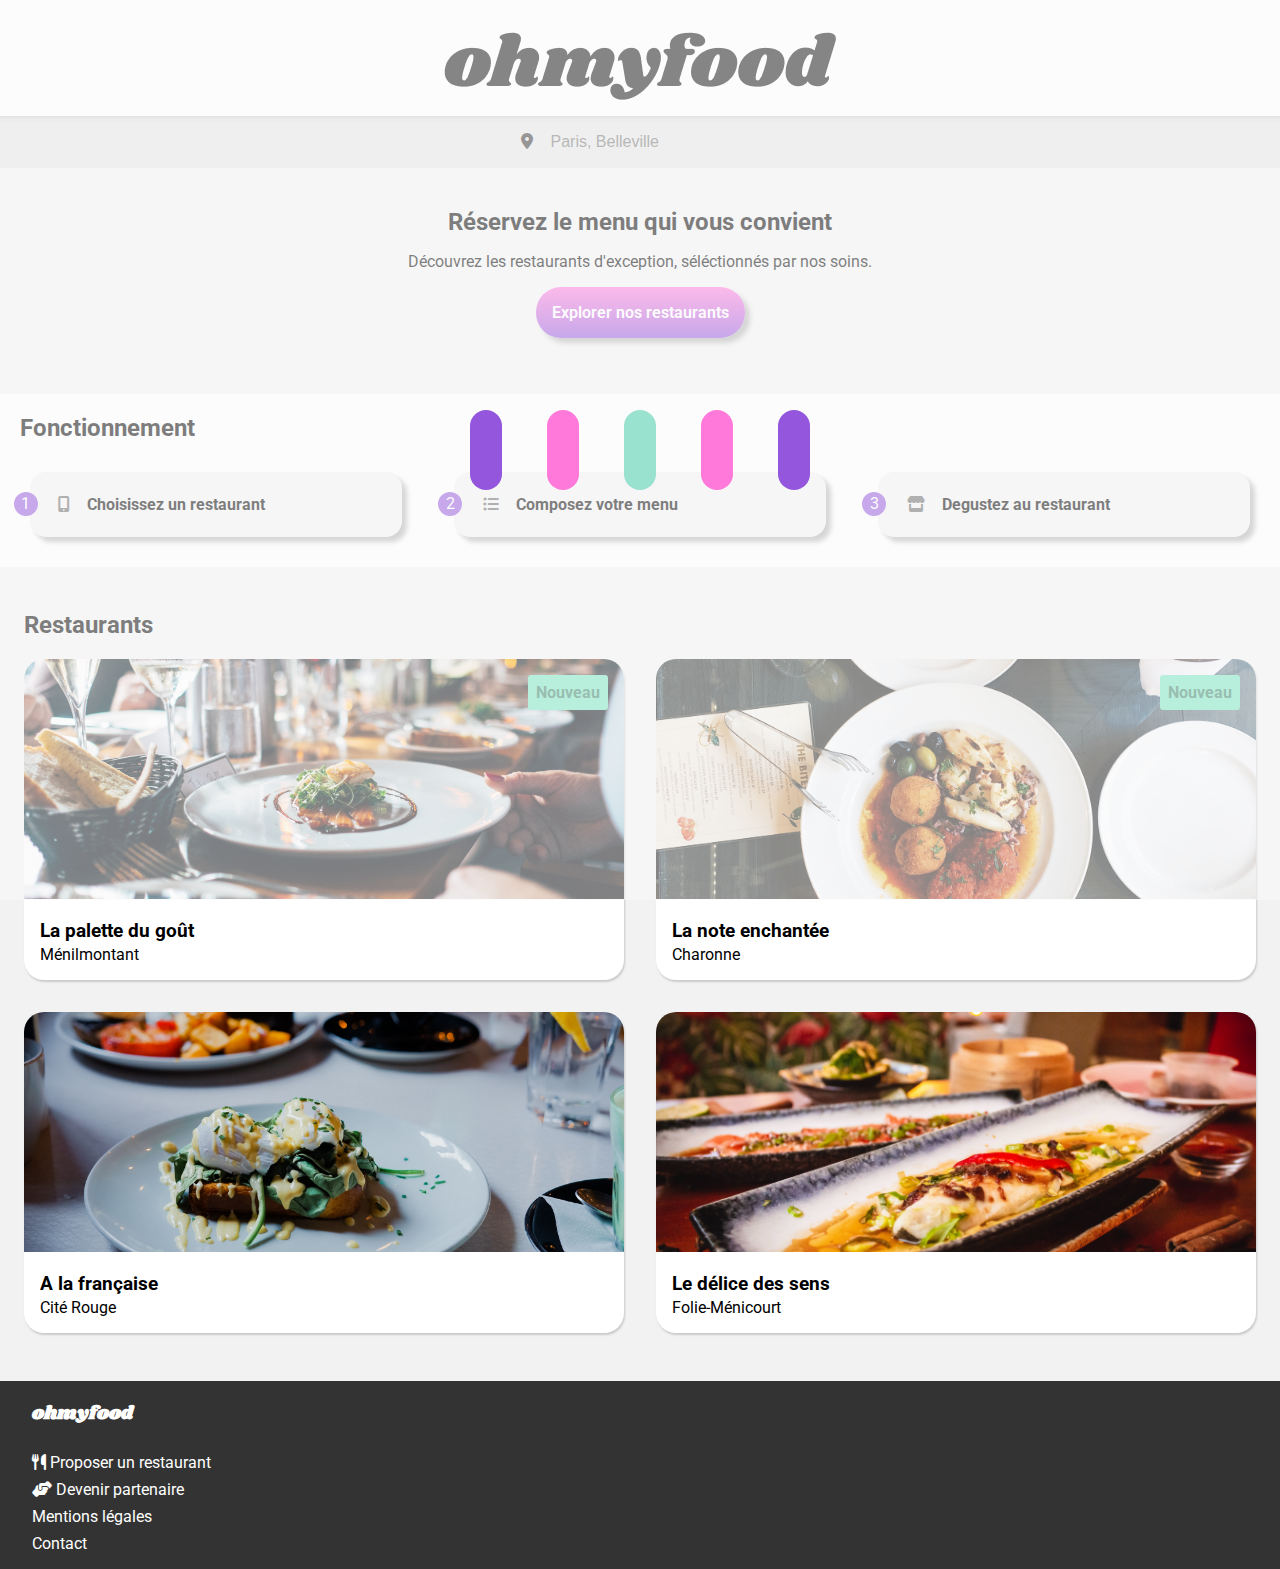
<file: index.html>
<!DOCTYPE html>
<html lang="fr">

<head>
    <meta charset="utf-8" />
    <meta name="viewport" content="width=device-width, initial-scale=1.0">
    <meta name="viewport" content="width=device-width" />
    <link rel="stylesheet" href="css/style.css">
    <link rel="stylesheet" href="https://cdnjs.cloudflare.com/ajax/libs/font-awesome/6.1.1/css/all.min.css">
    <link rel="stylesheet" href="https://pro.fontawesome.com/releases/v5.10.0/css/all.css"
        integrity="sha384-AYmEC3Yw5cVb3ZcuHtOA93w35dYTsvhLPVnYs9eStHfGJvOvKxVfELGroGkvsg+p" crossorigin="anonymous" />
    <link rel="preconnect" href="https://fonts.googleapis.com">
    <link rel="preconnect" href="https://fonts.gstatic.com" crossorigin>
    <link href="https://fonts.googleapis.com/css2?family=Shrikhand&display=swap" rel="stylesheet">
    <link href="https://fonts.googleapis.com/css2?family=Roboto:wght@100;300;400&family=Shrikhand&display=swap"
        rel="stylesheet">
    <title>Oh my food</title>
</head>

<body>

    <div class="loading">
        <div class="load">
            <div class="load_bar load1"></div>
            <div class="load_bar load2"></div>
            <div class="load_bar load3"></div>
            <div class="load_bar load4"></div>
            <div class="load_bar load5"></div>
        </div>
    </div>

    <header>
        <div>
            <a href="index.html">
                <img id="logo" src="images/ohmyfood.png" alt="logo OH My Food">
            </a>
        </div>
    </header>

    <main>

        <div id="location">
            <form method="post" id="form">
                <div id="iconmap"><i class="fa-solid fa-location-dot"></i></div>
                <input id="localisation" type="search" placeholder="Paris, Belleville" name="localisation">
            </form>
        </div>


        <section id="info">

            <h2>Réservez le menu qui vous convient</h2>
            <p>Découvrez les restaurants d'exception, séléctionnés par nos soins.</p>
            <a href="#restaurant_section" class="explorer">Explorer nos restaurants</a>
        </section>

        <section>
            <div id="fonctionnement">
                <h2>Fonctionnement</h2>
                <ol id="fonction">
                    <li class="etapes_fonction">
                        <div class="steps"><i class="icons fa-solid fa-mobile-screen-button"> </i>
                            <span class="text">Choisissez un restaurant</span>
                        </div>
                    </li>
                    <li class="etapes_fonction">
                        <div class="steps">
                            <i class="icons fa-solid fa-list-ul"></i>
                            <span class="text">Composez votre menu</span>
                        </div>
                    </li>
                    <li class="etapes_fonction">
                        <div class="steps">
                            <i class="icons fa-solid fa-store"></i>
                            <span class="text">Degustez au restaurant</span>
                        </div>
                    </li>
                </ol>
            </div>
        </section>

        <section id="restaurant_section">
            <h2>Restaurants</h2>
            <div id="restaurant_carte">
                <a class="carte" href="carte_la_palette_du_gout.html">
                    <img class="restaurant_img" src="images/jay-wennington-N_Y88TWmGwA-unsplash.jpg"
                        alt="La palette du goût">
                    <span class="new">Nouveau</span>
                    <div class="info_restaurant">

                        <div class="info_carte">
                            <div>
                                <h4>La palette du goût</h4>
                                <span>Ménilmontant</span>
                            </div>
                            <div>
                                <i class="hearticon fal fa-heart"></i>
                            </div>

                        </div>
                    </div>
                </a>

                <a class="carte" href="carte_la_note_enchantée.html">
                    <img class="restaurant_img" src="images/stil-u2Lp8tXIcjw-unsplash.jpg" alt="La note enchantée">
                    <span class="new">Nouveau</span>
                    <div class="info_restaurant">
                        <div class="info_carte">
                            <div>
                                <h4>La note enchantée</h4>
                                <span>Charonne</span>
                            </div>
                            <div >
                                <i class="hearticon fal fa-heart"></i>
                            </div>
                        </div>
                    </div>
                </a>

                <a class="carte" href="carte_a_la_francaise.html">
                    <img class="restaurant_img" src="images/toa-heftiba-DQKerTsQwi0-unsplash.jpg" alt="A la française">

                    <div class="info_restaurant">
                        <div class="info_carte">
                            <div>
                                <h4>A la française</h4>
                                <span>Cité Rouge</span>
                            </div>
                            <div >
                                <i class="hearticon fal fa-heart"></i>
                            </div>
                        </div>
                    </div>
                </a>

                <a class="carte" href="carte_le_delice_des_sens.html">
                    <img class="restaurant_img" src="images/louis-hansel-shotsoflouis-qNBGVyOCY8Q-unsplash.jpg"
                        alt="Le délice des sens">
                    <div class="info_restaurant">
                        <div class="info_carte">
                            <div>
                                <h4>Le délice des sens</h4>
                                <span>Folie-Ménicourt</span>
                            </div>
                            <div >
                                <i class="hearticon fal fa-heart"></i>
                            </div>
                        </div>
                    </div>
                </a>
            </div>
        </section>


    </main>
    <footer>
        <div id="footer">
            <h3>ohmyfood</h3>
            <ul>
                <li> <i class="fa-solid fa-utensils"></i> Proposer un restaurant</li>
                <li> <i class="fa-solid fa-handshake-angle"></i> Devenir partenaire</li>
                <li>Mentions légales</li>
                <li><a href="mailto:lesrestaurants@ohmyfood.com">Contact</a></li>
            </ul>
        </div>
    </footer>








</body>
</file>
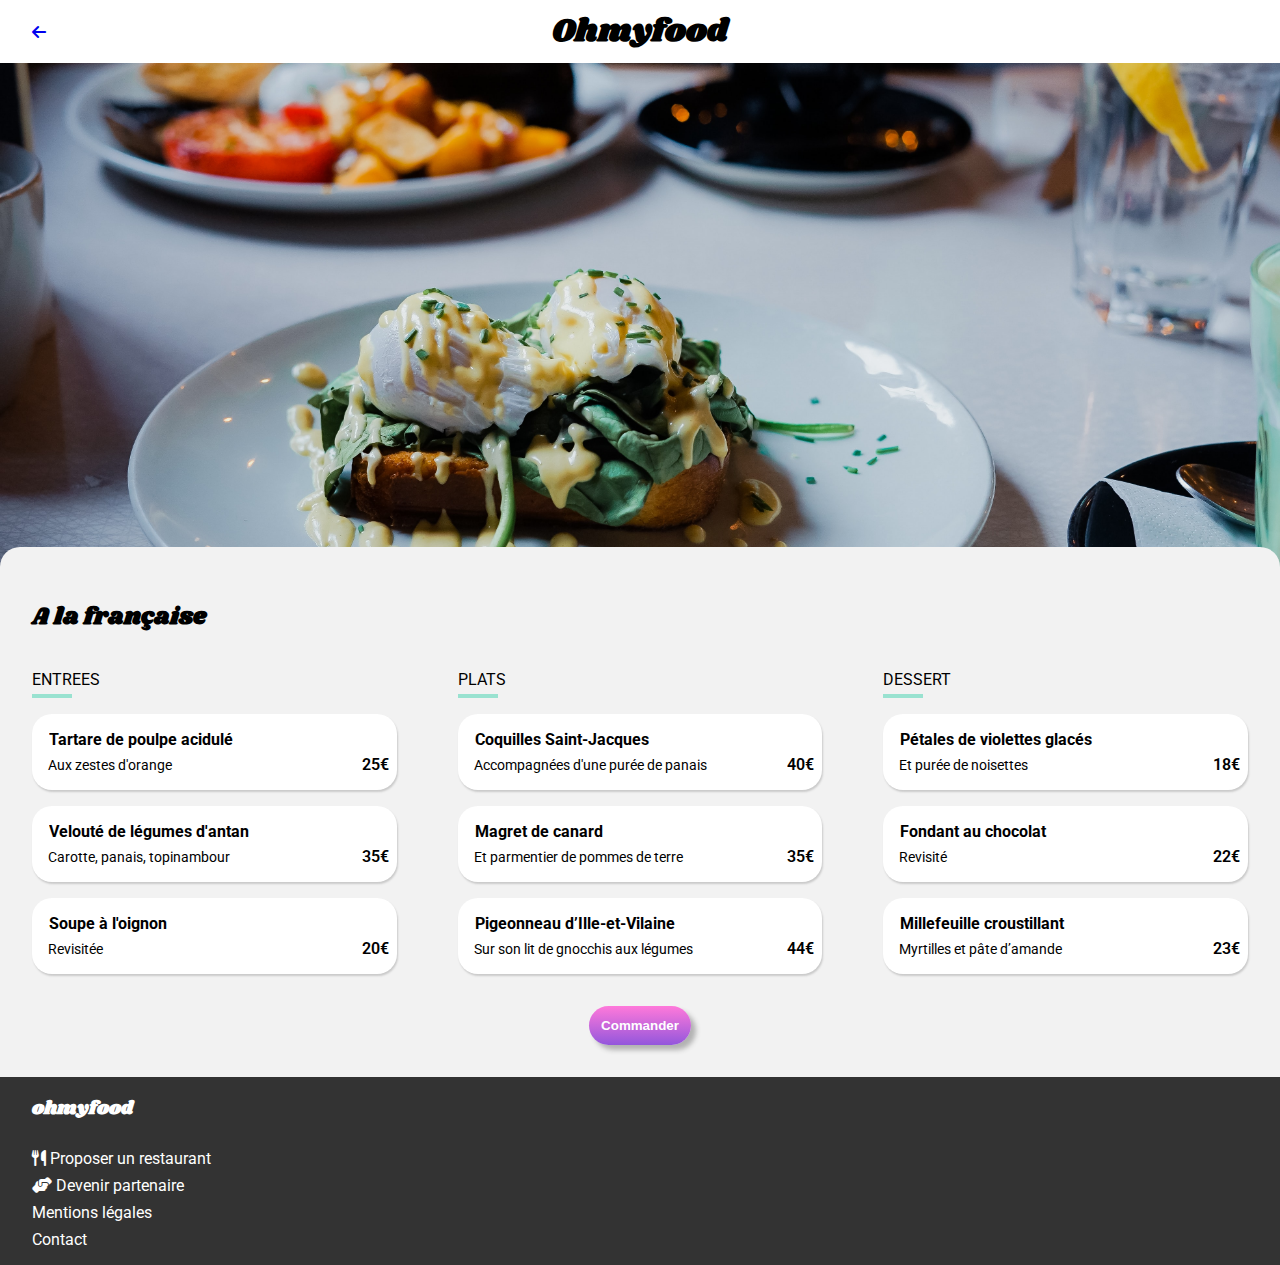
<file: carte_a_la_francaise.html>
<!DOCTYPE html>
<html lang="fr">

<head>
    <meta charset="utf-8" />
    <meta name="viewport" content="width=device-width, initial-scale=1.0">
    <link rel="stylesheet" href="css/carte_style.css">
    <link rel="stylesheet" href="https://cdnjs.cloudflare.com/ajax/libs/font-awesome/6.1.1/css/all.min.css">
    <link rel="stylesheet" href="https://pro.fontawesome.com/releases/v5.10.0/css/all.css"
        integrity="sha384-AYmEC3Yw5cVb3ZcuHtOA93w35dYTsvhLPVnYs9eStHfGJvOvKxVfELGroGkvsg+p" crossorigin="anonymous" />
    <link rel="preconnect" href="https://fonts.googleapis.com">
    <link rel="preconnect" href="https://fonts.gstatic.com" crossorigin>
    <link href="https://fonts.googleapis.com/css2?family=Shrikhand&display=swap" rel="stylesheet">
    <link href="https://fonts.googleapis.com/css2?family=Roboto:wght@100;300;400&family=Shrikhand&display=swap"
        rel="stylesheet">
    <title>Oh my food A la française</title>
</head>

<header>
    <a href="index.html"><i class="arrow fa-solid fa-arrow-left"></i></a>
    <h1 id="logo">Ohmyfood</h1>
    <img id="menu_img" src="images/toa-heftiba-DQKerTsQwi0-unsplash.jpg" alt="A la Française">
</header>

<main>

    <section id="section">
        <div id="title">
            <h2>A la française</h2>
            <i class="iconheart fal fa-heart"></i>
        </div>
        <section id="carte">
            <div class="menu">
                <h3>ENTREES</h3>

                <div class="plats appear1">
                    <div class="info_menu">
                        <h4>Tartare de poulpe acidulé</h4>
                        <span>Aux zestes d'orange</span>
                    </div>
                    <span class="prix">25€</span>
                    <div class="containercheck">
                        <div class="check">
                            <i class="checkicons fa-solid fa-circle-check"></i>
                        </div>
                    </div>
                </div>

                <div class="plats appear2">
                    <div class="info_menu">
                        <h4>Velouté de légumes d'antan</h4>
                        <span>Carotte, panais, topinambour</span>
                    </div>
                    <span class="prix">35€</span>
                    <div class="containercheck">
                        <div class="check">
                            <i class="checkicons fa-solid fa-circle-check"></i>
                        </div>
                    </div>
                </div>

                <div class="plats appear3">
                    <div class="info_menu">
                        <h4>Soupe à l'oignon</h4>
                        <span>Revisitée</span>
                    </div>
                    <span class="prix">20€</span>
                    <div class="containercheck">
                        <div class="check">
                            <i class="checkicons fa-solid fa-circle-check"></i>
                        </div>
                    </div>
                </div>
            </div>


            <div class="menu">
                <h3>PLATS</h3>

                <div class="plats appear1">
                    <div class="info_menu">
                        <h4>Coquilles Saint-Jacques</h4>
                        <span>Accompagnées d'une purée de panais</span>
                    </div>
                    <span class="prix">40€</span>
                    <div class="containercheck">
                        <div class="check">
                            <i class="checkicons fa-solid fa-circle-check"></i>
                        </div>
                    </div>
                </div>

                <div class="plats appear2">
                    <div class="info_menu">
                        <h4>Magret de canard</h4>
                        <span>Et parmentier de pommes de terre</span>
                    </div>
                    <span class="prix">35€</span>
                    <div class="containercheck">
                        <div class="check">
                            <i class="checkicons fa-solid fa-circle-check"></i>
                        </div>
                    </div>
                </div>

                <div class="plats appear3">
                    <div class="info_menu">
                        <h4>Pigeonneau d’Ille-et-Vilaine</h4>
                        <span>Sur son lit de gnocchis aux légumes</span>
                    </div>
                    <span class="prix">44€</span>
                    <div class="containercheck">
                        <div class="check">
                            <i class="checkicons fa-solid fa-circle-check"></i>
                        </div>
                    </div>
                </div>
            </div>

            <div class="menu">
                <h3>DESSERT</h3>

                <div class="plats appear1">
                    <div class="info_menu">
                        <h4>Pétales de violettes glacés</h4>
                        <span>Et purée de noisettes</span>
                    </div>
                    <span class="prix">18€</span>
                    <div class="containercheck">
                        <div class="check">
                            <i class="checkicons fa-solid fa-circle-check"></i>
                        </div>
                    </div>
                </div>

                <div class="plats appear2">
                    <div class="info_menu">
                        <h4>Fondant au chocolat</h4>
                        <span>Revisité</span>
                    </div>
                    <span class="prix">22€</span>
                    <div class="containercheck">
                        <div class="check">
                            <i class="checkicons fa-solid fa-circle-check"></i>
                        </div>
                    </div>
                </div>

                <div class="plats appear3">
                    <div class="info_menu">
                        <h4>Millefeuille croustillant</h4>
                        <span>Myrtilles et pâte d’amande</span>
                    </div>
                    <span class="prix">23€</span>
                    <div class="containercheck">
                        <div class="check">
                            <i class="checkicons fa-solid fa-circle-check"></i>
                        </div>
                    </div>
                </div>
            </div>



        </section>

        <div id="btn">
            <button class="command" type="button">
                Commander
            </button>
        </div>
    </section>
</main>

<footer>
    <div id="footer">
        <h3>ohmyfood</h3>
        <ul>
            <li> <i class="fa-solid fa-utensils"></i> Proposer un restaurant</li>
            <li> <i class="fa-solid fa-handshake-angle"></i> Devenir partenaire</li>
            <li>Mentions légales</li>
            <li><a href="mailto:lesrestaurants@ohmyfood.com">Contact</a></li>
        </ul>
    </div>
</footer>
</file>
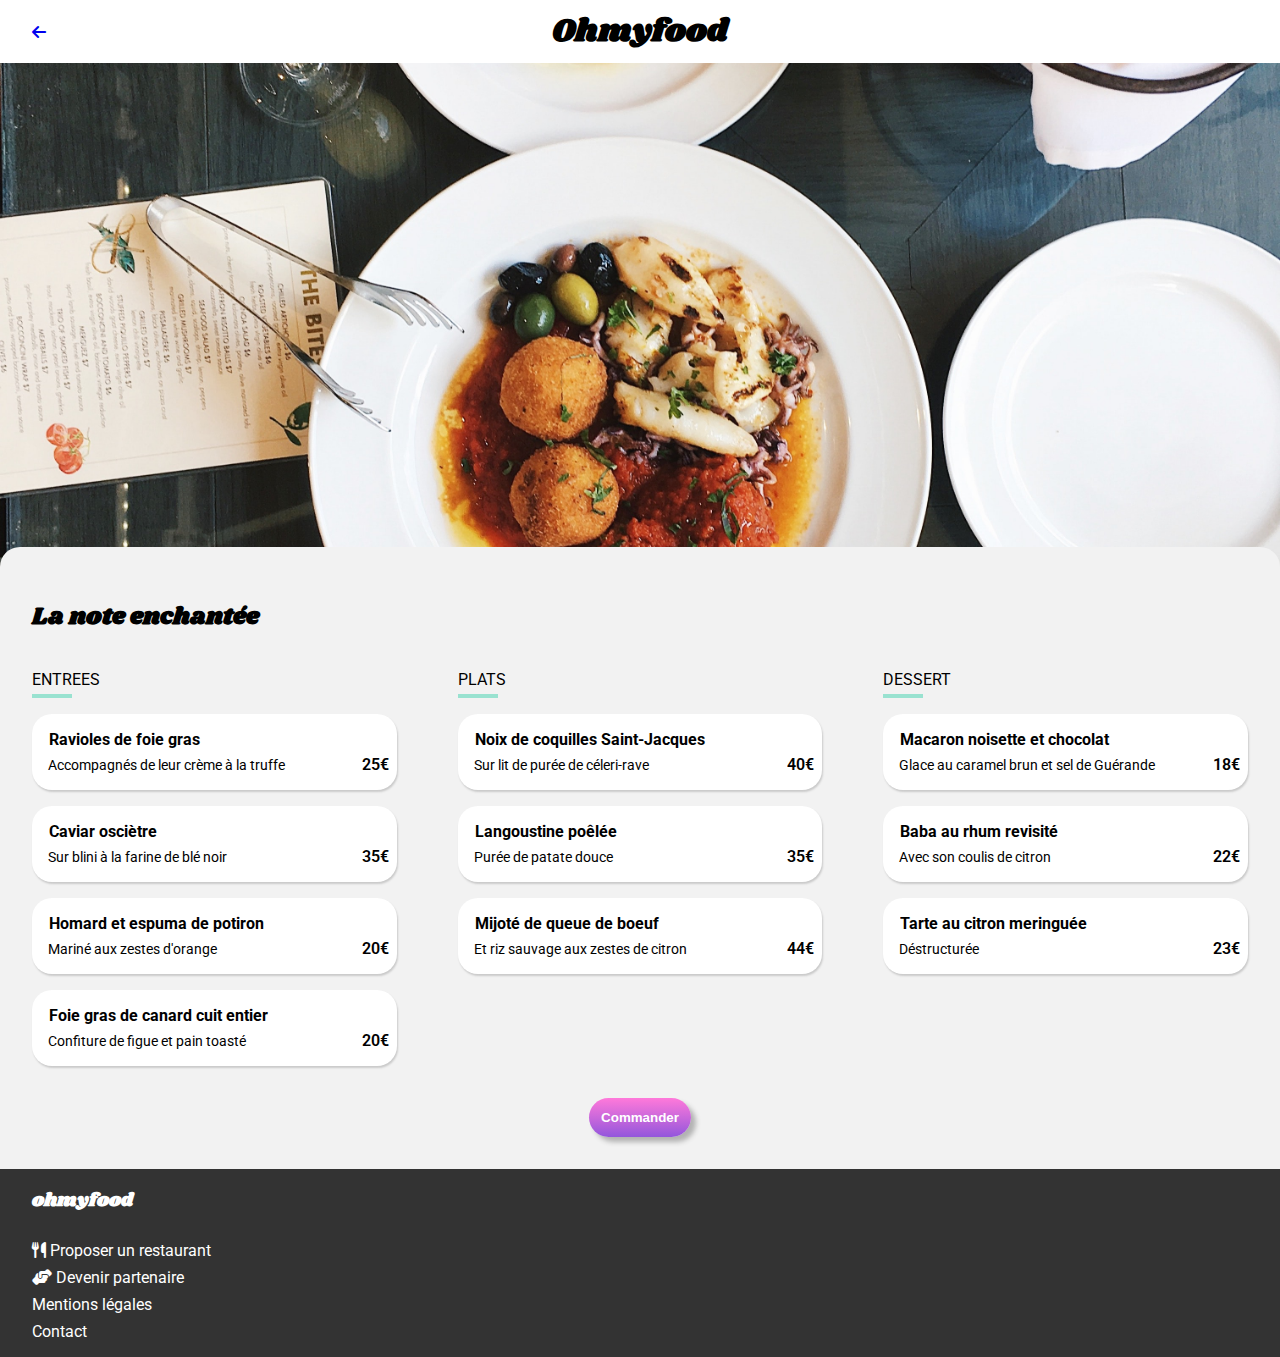
<file: carte_la_note_enchantée.html>
<!DOCTYPE html>
<html lang="fr">

<head>
    <meta charset="utf-8" />
    <meta name="viewport" content="width=device-width, initial-scale=1.0">
    <link rel="stylesheet" href="css/carte_style.css">
    <link rel="stylesheet" href="https://cdnjs.cloudflare.com/ajax/libs/font-awesome/6.1.1/css/all.min.css">
    <link rel="stylesheet" href="https://pro.fontawesome.com/releases/v5.10.0/css/all.css"
        integrity="sha384-AYmEC3Yw5cVb3ZcuHtOA93w35dYTsvhLPVnYs9eStHfGJvOvKxVfELGroGkvsg+p" crossorigin="anonymous" />
    <link rel="preconnect" href="https://fonts.googleapis.com">
    <link rel="preconnect" href="https://fonts.gstatic.com" crossorigin>
    <link href="https://fonts.googleapis.com/css2?family=Shrikhand&display=swap" rel="stylesheet">
    <link href="https://fonts.googleapis.com/css2?family=Roboto:wght@100;300;400&family=Shrikhand&display=swap"
        rel="stylesheet">
    <title>Oh my food La note enchantée </title>
</head>

<header>
    <a href="index.html"><i class="arrow fa-solid fa-arrow-left"></i></a>
    <h1 id="logo">Ohmyfood</h1>
    <img id="menu_img" src="images/stil-u2Lp8tXIcjw-unsplash.jpg" alt="La note enchantée">
</header>

<main>

    <section id="section">
        <div id="title">
            <h2>La note enchantée</h2>
            <i class="iconheart fal fa-heart"></i>
        </div>

        <section id="carte">
            <div class="menu">
                <h3>ENTREES</h3>

                <div class="plats appear1">
                    <div class="info_menu">
                        <h4>Ravioles de foie gras</h4>
                        <span>Accompagnés de leur crème à la truffe</span>
                    </div>
                    <span class="prix">25€</span>
                    <div class="containercheck">
                        <div class="check">
                            <i class="checkicons fa-solid fa-circle-check"></i>
                        </div>
                    </div>
                </div>

                <div class="plats appear2">
                    <div class="info_menu">
                        <h4>Caviar osciètre </h4>
                        <span>Sur blini à la farine de blé noir</span>
                    </div>
                    <span class="prix">35€</span>
                    <div class="containercheck">
                        <div class="check">
                            <i class="checkicons fa-solid fa-circle-check"></i>
                        </div>
                    </div>
                </div>

                <div class="plats appear3">
                    <div class="info_menu">
                        <h4>Homard et espuma de potiron</h4>
                        <span>Mariné aux zestes d'orange</span>
                    </div>
                    <span class="prix">20€</span>
                    <div class="containercheck">
                        <div class="check">
                            <i class="checkicons fa-solid fa-circle-check"></i>
                        </div>
                    </div>
                </div>

                <div class="plats appear4">
                    <div class="info_menu">
                        <h4>Foie gras de canard cuit entier</h4>
                        <span>Confiture de figue et pain toasté</span>
                    </div>
                    <span class="prix">20€</span>
                    <div class="containercheck">
                        <div class="check">
                            <i class="checkicons fa-solid fa-circle-check"></i>
                        </div>
                    </div>
                </div>

            </div>


            <div class="menu">
                <h3>PLATS</h3>

                <div class="plats appear1">
                    <div class="info_menu">
                        <h4>Noix de coquilles Saint-Jacques</h4>
                        <span>Sur lit de purée de céleri-rave</span>
                    </div>
                    <span class="prix">40€</span>
                    <div class="containercheck">
                        <div class="check">
                            <i class="checkicons fa-solid fa-circle-check"></i>
                        </div>
                    </div>
                </div>

                <div class="plats appear2">
                    <div class="info_menu">
                        <h4>Langoustine poêlée</h4>
                        <span>Purée de patate douce</span>
                    </div>
                    <span class="prix">35€</span>
                    <div class="containercheck">
                        <div class="check">
                            <i class="checkicons fa-solid fa-circle-check"></i>
                        </div>
                    </div>
                </div>

                <div class="plats appear3">
                    <div class="info_menu">
                        <h4>Mijoté de queue de boeuf </h4>
                        <span>Et riz sauvage aux zestes de citron</span>
                    </div>
                    <span class="prix">44€</span>
                    <div class="containercheck">
                        <div class="check">
                            <i class="checkicons fa-solid fa-circle-check"></i>
                        </div>
                    </div>
                </div>

            </div>

            <div class="menu">
                <h3>DESSERT</h3>
                <div class="plats appear1">
                    <div class="info_menu">
                        <h4>Macaron noisette et chocolat</h4>
                        <span>Glace au caramel brun et sel de Guérande</span>
                    </div>
                    <span class="prix">18€</span>
                    <div class="containercheck">
                        <div class="check">
                            <i class="checkicons fa-solid fa-circle-check"></i>
                        </div>
                    </div>
                </div>

                <div class="plats appear2">
                    <div class="info_menu">
                        <h4>Baba au rhum revisité </h4>
                        <span>Avec son coulis de citron</span>
                    </div>
                    <span class="prix">22€</span>
                    <div class="containercheck">
                        <div class="check">
                            <i class="checkicons fa-solid fa-circle-check"></i>
                        </div>
                    </div>
                </div>
                <div class="plats appear3">
                    <div class="info_menu">
                        <h4>Tarte au citron meringuée</h4>
                        <span>Déstructurée</span>
                    </div>
                    <span class="prix">23€</span>
                    <div class="containercheck">
                        <div class="check">
                            <i class="checkicons fa-solid fa-circle-check"></i>
                        </div>
                    </div>
                </div>




            </div>
        </section>

        <div id="btn">
            <button class="command" type="button">
                Commander
            </button>
        </div>
    </section>
</main>

<footer>
    <div id="footer">
        <h3>ohmyfood</h3>
        <ul>
            <li> <i class="fa-solid fa-utensils"></i> Proposer un restaurant</li>
            <li> <i class="fa-solid fa-handshake-angle"></i> Devenir partenaire</li>
            <li>Mentions légales</li>
            <li><a href="mailto:lesrestaurants@ohmyfood.com">Contact</a></li>
        </ul>
    </div>
</footer>
</file>
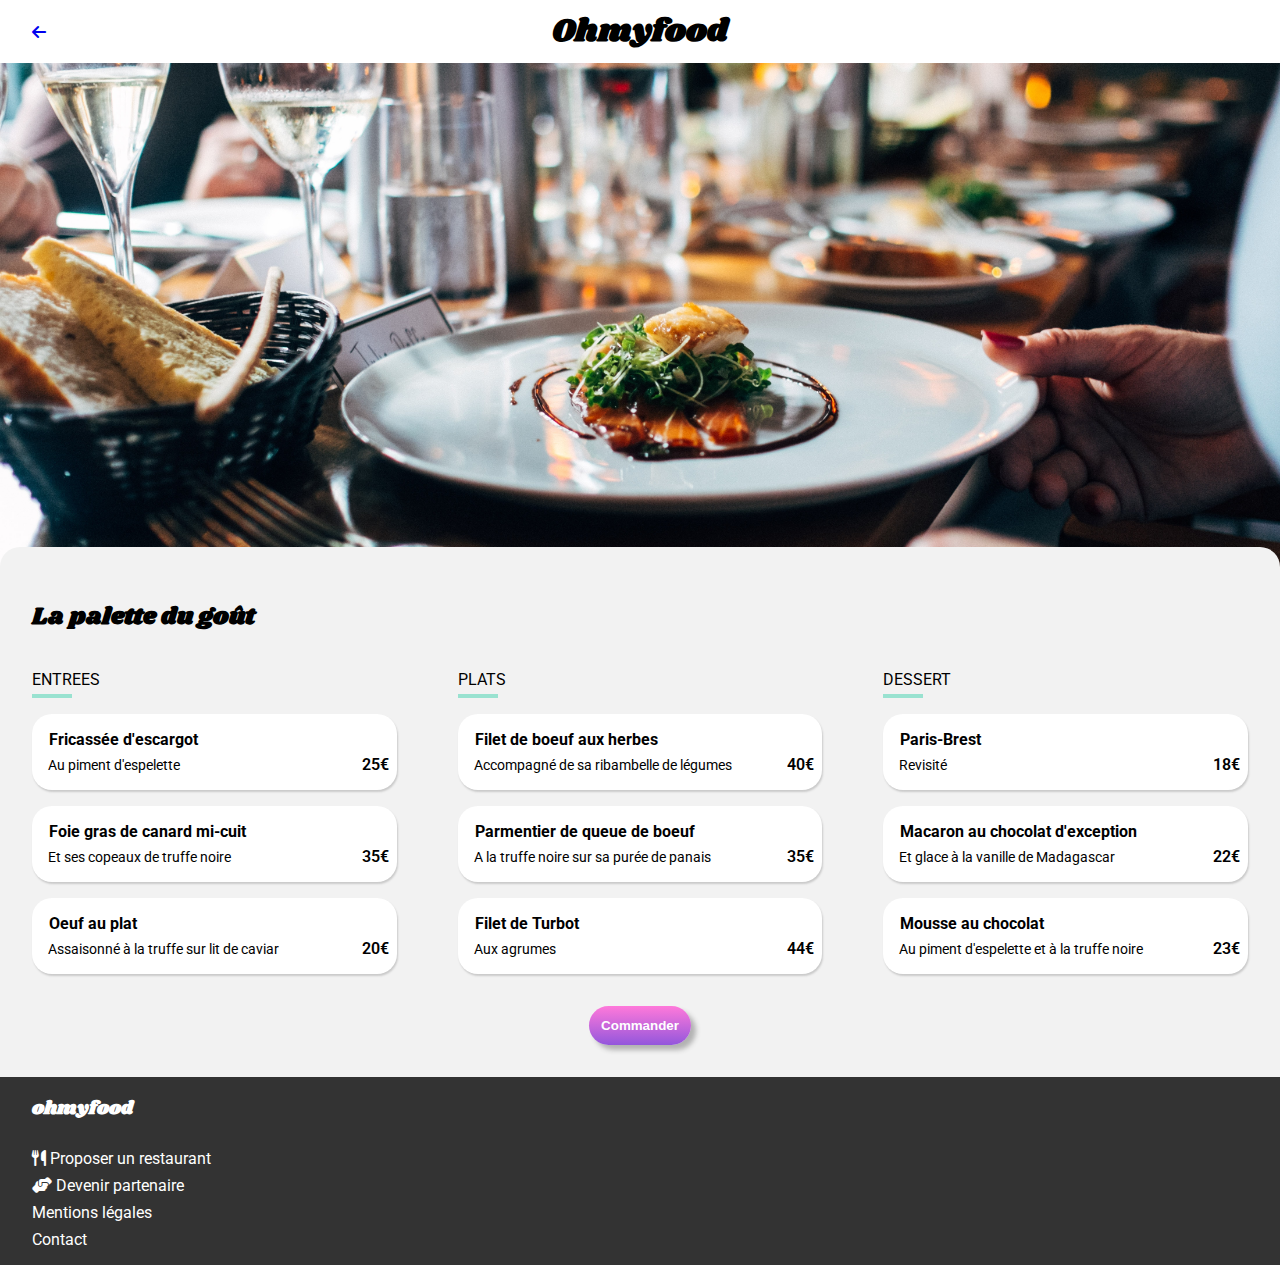
<file: carte_la_palette_du_gout.html>
<!DOCTYPE html>
<html lang="fr">

<head>
    <meta charset="utf-8" />
    <meta name="viewport" content="width=device-width, initial-scale=1.0">
    <link rel="stylesheet" href="css/carte_style.css">
    <link rel="stylesheet" href="https://cdnjs.cloudflare.com/ajax/libs/font-awesome/6.1.1/css/all.min.css">
    <link rel="stylesheet" href="https://pro.fontawesome.com/releases/v5.10.0/css/all.css"
        integrity="sha384-AYmEC3Yw5cVb3ZcuHtOA93w35dYTsvhLPVnYs9eStHfGJvOvKxVfELGroGkvsg+p" crossorigin="anonymous" />
    <link rel="preconnect" href="https://fonts.googleapis.com">
    <link rel="preconnect" href="https://fonts.gstatic.com" crossorigin>
    <link href="https://fonts.googleapis.com/css2?family=Shrikhand&display=swap" rel="stylesheet">
    <link href="https://fonts.googleapis.com/css2?family=Roboto:wght@100;300;400&family=Shrikhand&display=swap"
        rel="stylesheet">
    <title>Oh my food La palette du goût</title>
</head>

<header>
    <a href="index.html"><i class="arrow fa-solid fa-arrow-left"></i></a>
    <h1 id="logo">Ohmyfood</h1>
    <img id="menu_img" src="images/jay-wennington-N_Y88TWmGwA-unsplash.jpg" alt="La palette du goût">
</header>

<main>

    <section id="section">
        <div id="title">
            <h2>La palette du goût</h2>
            <i class="iconheart fal fa-heart"></i>
        </div>
        <section id="carte">
            <div class="menu">
                <h3>ENTREES</h3>

                <div class="plats appear1">
                    <div class="info_menu">
                        <h4>Fricassée d'escargot</h4>
                        <span>Au piment d'espelette</span>
                    </div>
                    <span class="prix">25€</span>
                    <div class="containercheck">
                        <div class="check">
                            <i class="checkicons fa-solid fa-circle-check"></i>
                        </div>
                    </div>
                </div>

                <div class="plats appear2">
                    <div class="info_menu">
                        <h4>Foie gras de canard mi-cuit</h4>
                        <span>Et ses copeaux de truffe noire</span>
                    </div>
                    <span class="prix">35€</span>
                    <div class="containercheck">
                        <div class="check">
                            <i class="checkicons fa-solid fa-circle-check"></i>
                        </div>
                    </div>
                </div>

                <div class="plats appear3">
                    <div class="info_menu">
                        <h4>Oeuf au plat</h4>
                        <span>Assaisonné à la truffe sur lit de caviar</span>
                    </div>
                    <span class="prix">20€</span>
                    <div class="containercheck">
                        <div class="check">
                            <i class="checkicons fa-solid fa-circle-check"></i>
                        </div>
                    </div>
                </div>

            </div>

            <div class="menu">
                <h3>PLATS</h3>

                <div class="plats appear1">
                    <div class="info_menu">
                        <h4>Filet de boeuf aux herbes</h4>
                        <span>Accompagné de sa ribambelle de légumes</span>
                    </div>
                    <span class="prix">40€</span>
                    <div class="containercheck">
                        <div class="check">
                            <i class="checkicons fa-solid fa-circle-check"></i>
                        </div>
                    </div>
                </div>

                <div class="plats appear2">
                    <div class="info_menu">
                        <h4>Parmentier de queue de boeuf</h4>
                        <span>A la truffe noire sur sa purée de panais</span>
                    </div>
                    <span class="prix">35€</span>
                    <div class="containercheck">
                        <div class="check">
                            <i class="checkicons fa-solid fa-circle-check"></i>
                        </div>
                    </div>
                </div>

                <div class="plats appear3">
                    <div class="info_menu">
                        <h4>Filet de Turbot</h4>
                        <span>Aux agrumes</span>
                    </div>
                    <span class="prix">44€</span>
                    <div class="containercheck">
                        <div class="check">
                            <i class="checkicons fa-solid fa-circle-check"></i>
                        </div>
                    </div>
                </div>



            </div>

            <div class="menu">
                <h3>DESSERT</h3>

                <div class="plats appear1">
                    <div class="info_menu">
                        <h4>Paris-Brest</h4>
                        <span>Revisité</span>
                    </div>
                    <span class="prix">18€</span>
                    <div class="containercheck">
                        <div class="check">
                            <i class="checkicons fa-solid fa-circle-check"></i>
                        </div>
                    </div>
                </div>

                <div class="plats appear2">
                    <div class="info_menu">
                        <h4>Macaron au chocolat d'exception</h4>
                        <span>Et glace à la vanille de Madagascar</span>
                    </div>
                    <span class="prix">22€</span>
                    <div class="containercheck">
                        <div class="check">
                            <i class="checkicons fa-solid fa-circle-check"></i>
                        </div>
                    </div>
                </div>

                <div class="plats appear3">
                    <div class="info_menu">
                        <h4>Mousse au chocolat</h4>
                        <span>Au piment d'espelette et à la truffe noire</span>
                    </div>
                    <span class="prix">23€</span>
                    <div class="containercheck">
                        <div class="check">
                            <i class="checkicons fa-solid fa-circle-check"></i>
                        </div>
                    </div>
                </div>
            </div>
        </section>

        <div id="btn">
            <button class="command" type="button">
                Commander
            </button>
        </div>
    </section>
</main>

<footer>
    <div id="footer">
        <h3>ohmyfood</h3>
        <ul>
            <li> <i class="fa-solid fa-utensils"></i> Proposer un restaurant</li>
            <li> <i class="fa-solid fa-handshake-angle"></i> Devenir partenaire</li>
            <li>Mentions légales</li>
            <li><a href="mailto:lesrestaurants@ohmyfood.com">Contact</a></li>
        </ul>
    </div>
</footer>
</file>
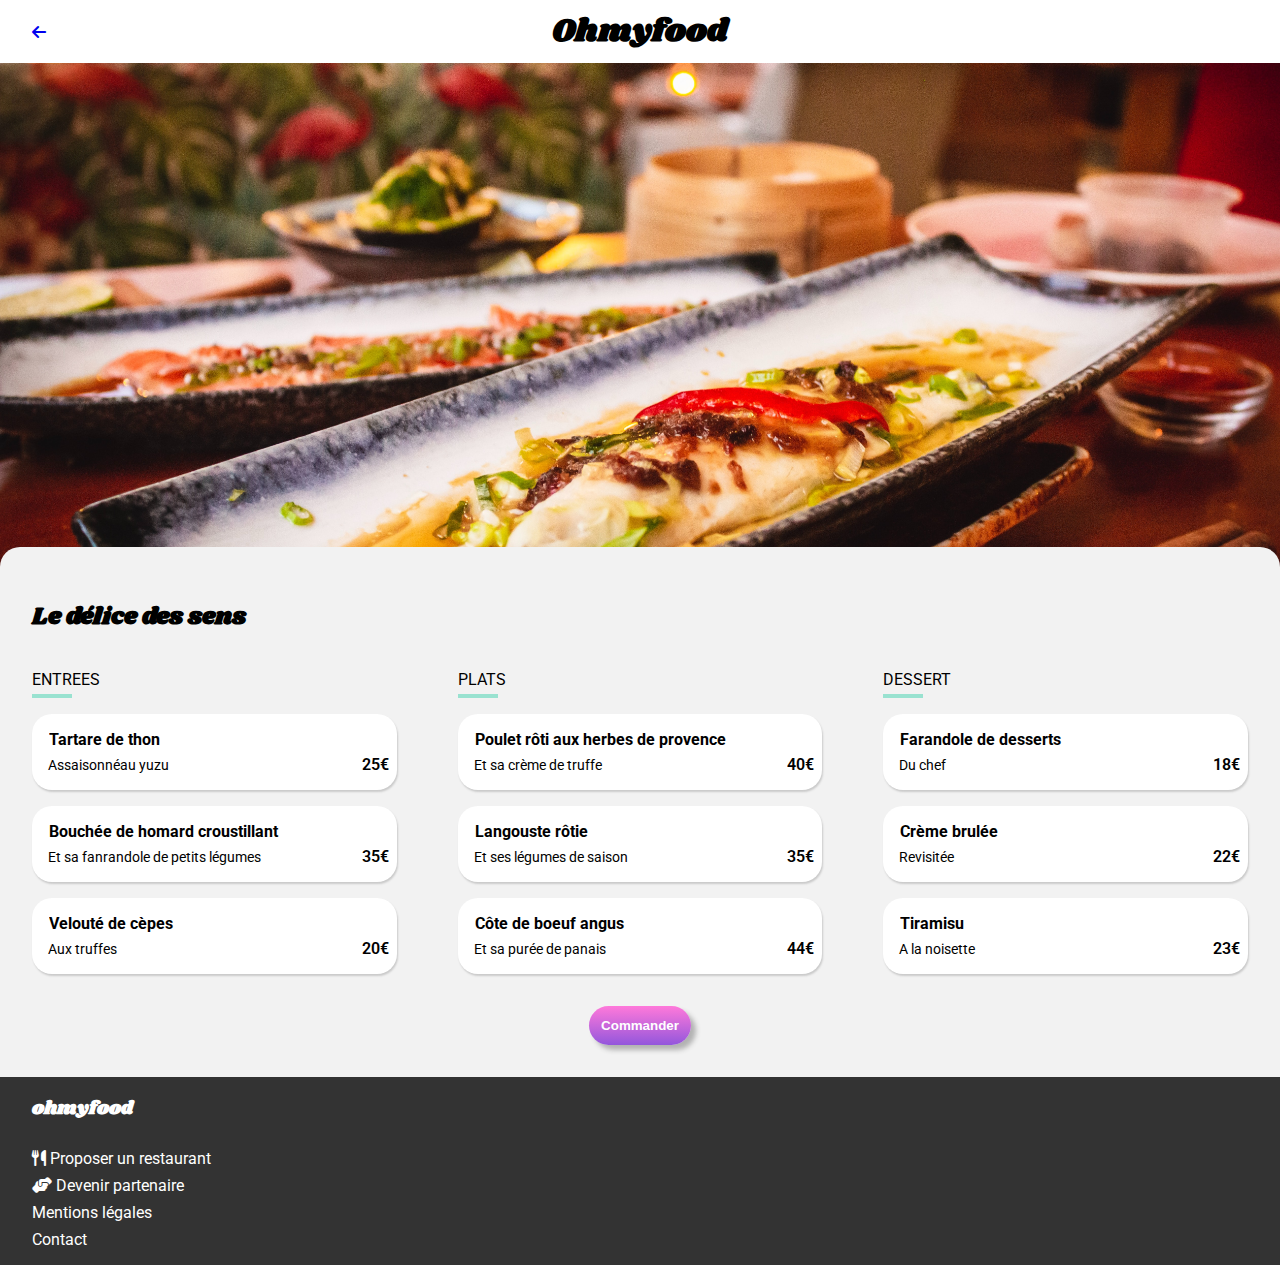
<file: carte_le_delice_des_sens.html>
<!DOCTYPE html>
<html lang="fr">

<head>
    <meta charset="utf-8" />
    <meta name="viewport" content="width=device-width, initial-scale=1.0">
    <link rel="stylesheet" href="css/carte_style.css">
    <link rel="stylesheet" href="https://cdnjs.cloudflare.com/ajax/libs/font-awesome/6.1.1/css/all.min.css">
    <link rel="stylesheet" href="https://pro.fontawesome.com/releases/v5.10.0/css/all.css"
        integrity="sha384-AYmEC3Yw5cVb3ZcuHtOA93w35dYTsvhLPVnYs9eStHfGJvOvKxVfELGroGkvsg+p" crossorigin="anonymous" />
    <link rel="preconnect" href="https://fonts.googleapis.com">
    <link rel="preconnect" href="https://fonts.gstatic.com" crossorigin>
    <link href="https://fonts.googleapis.com/css2?family=Shrikhand&display=swap" rel="stylesheet">
    <link href="https://fonts.googleapis.com/css2?family=Roboto:wght@100;300;400&family=Shrikhand&display=swap"
        rel="stylesheet">
    <title>Oh my food Le délice des sens</title>
</head>

<header>
    <div>
        <a href="index.html"><i class="arrow fa-solid fa-arrow-left"></i></a>
        <h1 id="logo">Ohmyfood</h1>
    </div>
    <img id="menu_img" src="images/louis-hansel-shotsoflouis-qNBGVyOCY8Q-unsplash.jpg" alt="Le délice des sens">
</header>

<main>
    <section id="section">
        <div id="title">
            <h2>Le délice des sens</h2>
            <i class="iconheart fal fa-heart"></i>
        </div>
        <section id="carte">

            <div class="menu">
                <h3>ENTREES</h3>

                <div class="plats appear1">
                    <div class="info_menu">
                        <h4>Tartare de thon</h4>
                        <span>Assaisonnéau yuzu</span>
                    </div>
                    <span class="prix">25€</span>
                    <div class="containercheck">
                        <div class="check">
                            <i class="checkicons fa-solid fa-circle-check"></i>
                        </div>
                    </div>
                </div>

                <div class="plats appear2">
                    <div class="info_menu">
                        <h4>Bouchée de homard croustillant</h4>
                        <span>Et sa fanrandole de petits légumes</span>
                    </div>
                    <span class="prix">35€</span>
                    <div class="containercheck">
                        <div class="check">
                            <i class="checkicons fa-solid fa-circle-check"></i>
                        </div>
                    </div>
                </div>

                <div class="plats appear3">
                    <div class="info_menu">
                        <h4>Velouté de cèpes</h4>
                        <span>Aux truffes</span>
                    </div>
                    <span class="prix">20€</span>
                    <div class="containercheck">
                        <div class="check">
                            <i class="checkicons fa-solid fa-circle-check"></i>
                        </div>
                    </div>
                </div>
            </div>

            <div class="menu">
                <h3>PLATS</h3>

                <div class="plats appear1">
                    <div class="info_menu">
                        <h4>Poulet rôti aux herbes de provence</h4>
                        <span>Et sa crème de truffe</span>
                    </div>
                    <span class="prix">40€</span>
                    <div class="containercheck">
                        <div class="check">
                            <i class="checkicons fa-solid fa-circle-check"></i>
                        </div>
                    </div>
                </div>

                <div class="plats appear2">
                    <div class="info_menu">
                        <h4>Langouste rôtie</h4>
                        <span>Et ses légumes de saison</span>
                    </div>
                    <span class="prix">35€</span>
                    <div class="containercheck">
                        <div class="check">
                            <i class="checkicons fa-solid fa-circle-check"></i>
                        </div>
                    </div>
                </div>

                <div class="plats appear3">
                    <div class="info_menu">
                        <h4>Côte de boeuf angus</h4>
                        <span>Et sa purée de panais</span>
                    </div>
                    <span class="prix">44€</span>
                    <div class="containercheck">
                        <div class="check">
                            <i class="checkicons fa-solid fa-circle-check"></i>
                        </div>
                    </div>
                </div>
            </div>

            <div class="menu">
                <h3>DESSERT</h3>
                <div class="plats appear1">
                    <div class="info_menu">
                        <h4>Farandole de desserts</h4>
                        <span>Du chef</span>
                    </div>
                    <span class="prix">18€</span>
                    <div class="containercheck">
                        <div class="check">
                            <i class="checkicons fa-solid fa-circle-check"></i>
                        </div>
                    </div>
                </div>

                <div class="plats appear2">
                    <div class="info_menu">
                        <h4>Crème brulée</h4>
                        <span>Revisitée</span>
                    </div>
                    <span class="prix">22€</span>
                    <div class="containercheck">
                        <div class="check">
                            <i class="checkicons fa-solid fa-circle-check"></i>
                        </div>
                    </div>
                </div>

                <div class="plats appear3">
                    <div class="info_menu">
                        <h4>Tiramisu</h4>
                        <span>A la noisette</span>
                    </div>
                    <span class="prix">23€</span>
                    <div class="containercheck">
                        <div class="check">
                            <i class="checkicons fa-solid fa-circle-check"></i>
                        </div>
                    </div>
                </div>

            </div>
        </section>

        <div id="btn">
            <button class="command" type="button">
                Commander
            </button>
        </div>
    </section>
</main>

<footer>
    <div id="footer">
        <h3>ohmyfood</h3>
        <ul>
            <li> <i class="fa-solid fa-utensils"></i> Proposer un restaurant</li>
            <li> <i class="fa-solid fa-handshake-angle"></i> Devenir partenaire</li>
            <li>Mentions légales</li>
            <li><a href="mailto:lesrestaurants@ohmyfood.com">Contact</a></li>
        </ul>
    </div>
</footer>
</file>
<file: css/style.css>
body{
    margin: auto;
    font-family: 'Roboto', sans-serif;
    display : table;
	width: 100%;
}

.loading{
 position: fixed;
 inset: 0;
 width: 100%;
 background-color: rgba(250, 250, 250, 0.5); 
 animation: hidden 0.01s forwards;
 animation-delay: 2s;
 z-index: 1;
 display: flex;
 justify-content: center;
 align-items: center;
}

@keyframes hidden{
    0%{
        transform: scale(1);}
    100%{
        transform: scale(0);
    }
    
}

.load{
    width: 30%;
   display: flex;
   justify-content: space-between;
}

.load_bar{
    opacity: 1;
    margin: auto;
    height: 5rem;
    width: 2rem;
    border-radius: 2rem;
   animation: bars 1000ms infinite ;  
}

.load1{
    background: #9356DC;
    animation-delay: 200ms;
}
.load2{
    background: #FF79DA ;
    animation-delay: 400ms;
}
.load3{
    background: #99E2D0;
    animation-delay: 600ms;
}
.load4{
    background: #FF79DA ;
    animation-delay: 800ms;
}
.load5{
    background: #9356DC;
    animation-delay: 1000ms;
}

@keyframes bars {
    0% {
        transform: scaleY(0.8);
        
    }
    100% {
        transform: scaleY(1.0);
    }
}

    /************Header***********/

#logo{
    display: flex;
    margin: auto;
    padding-top: 2rem;
}

/************MAIN***********/
/************SECTION 1***********/

#location{
    background-color: #E5E5E5;
    box-shadow: inset 0 5px 6px -5px #B2B2B2;
    margin-top: 1rem;
}

#form{
    padding-top: 1rem ;
    padding-bottom: 1rem;
    display: flex;
    justify-content: center;
    cursor: pointer;
}

#iconmap{
    color: #333333;;
    margin-right: 1rem;
}

#localisation{
    font-size: 16px;
    background-color: #E5E5E5;
    color:black ;
    font-weight: 500;
    border: none;
}

/************SECTION 2***********/

#info{
    background-color: #F2F2F2;
    text-align: center;
    display: flex;
    flex-wrap: wrap;
    align-items: center;
    flex-direction: column;
    padding-top: 2.5rem;
    padding-bottom: 3.5rem;
    padding-left: 3.5rem;
    padding-right: 3.5rem;
}

#info h2{
    margin:auto;
}
                 
.explorer{
    background: linear-gradient(0deg, rgba(147,86,220,1) 0%, rgba(202,104,219,1) 50%, rgba(255,121,218,1) 100%);
    border-radius: 25px;
    box-shadow: 5px 5px 5px  #B2B2B2;
    color: white;
    font-weight: 600;
    padding: 1rem;
    cursor: pointer;
    border: 0;
    transform: scale(1);
    transition-duration: 1000ms;
}

.explorer:hover{
    transform: scale(1.05);
    box-shadow: 5px 5px 5px grey;
    background: linear-gradient(0deg, rgba(156,93,233,1) 0%, rgba(211,110,230,1) 50%, rgba(255,136,222,1) 100%);
}

#fonctionnement{
    margin: 1.25rem;
}

ol{
list-style-type: none;
counter-reset: compteListe;
}

#fonction{
    padding: initial;
    display: flex;
    justify-content: space-between;
}

section li:before{
    content: counter(compteListe) "1";
    background: #9356DC;
    height: 1.5rem;
    width: 1.5rem;
    border-radius: 50%;
    display: flex;
    justify-content: center;
    align-items: center;
    color: rgb(255, 255, 255);
    counter-increment: compteListe 1;
    content: counter(compteListe) " ";
    position: relative;
    right: 1rem;
}
    
.etapes_fonction{
    background-color: #F2F2F2;
    margin: 0.6rem;
    padding-bottom: 1.25rem;
    padding-top: 1.25rem;
    border-radius: 1rem;
    box-shadow: 5px 5px 5px  #B2B2B2;
    cursor: pointer;
    display: inline flow-root list-item;
    display: flex;
    width: 30%;
    transform: scale(1);
    transition-duration: 1000ms;
}

.etapes_fonction:hover {
    transform: scale(1.05);
    background-color: #F2E7FE;
}

.etapes_fonction:hover > div > i {
    color: #9356DC;
}


.icons{
    color: #666666;
    padding: 0.3rem;
}


.text{
    font-weight: bold;
    padding-left: 0.5rem;
}

/************SECTION 3***********/

#restaurant_section{
    background-color: #F2F2F2;
    padding: 1.5rem;
    padding-bottom: 3rem;
}

#restaurant_section a:visited {
    color: black;
}

a{
    text-decoration:none;
}

#restaurant_carte{
    display: grid;
    grid-template-columns: repeat(2, 1fr);
    column-gap: 2rem;
    row-gap: 2rem;
}

.carte{
    background-color: white;
    box-shadow: 1px 2px 2px #cacaca;
    cursor: pointer;
    border-radius: 20px 20px 20px 20px;
    position: relative;
}

.restaurant_img{
    width: 100%;
    object-fit: cover;
    height: 15rem;
    border-radius: 20px 20px 0px 0px;
}

.new{
    background-color: #77E4BE;
    color: #368267;
    font-weight: bold;
    padding: 0.5rem;
    border-radius: 0.2rem;
    position: absolute;
    display: -webkit-inline-box;
    margin-top: 1rem;
    right: 1rem;
}

.info_carte{
    margin: 1rem;
    display: flex;
align-items: center;
justify-content: space-between;
color: black;
}

h4{
    margin: auto;
    margin-bottom: 0.2rem;
    font-size: larger;
}

.hearticon{
    height: 2rem;
    width: 2rem;
    font-size: 2rem;
    
}

.hearticon:hover::before{
    height: 2rem;
    width: 2rem;
    font-size: 2rem;
    font-weight: 900;
    background: linear-gradient(0deg, rgba(156,93,233,1) 0%, rgba(211,110,230,1) 50%, rgba(255,136,222,1) 100%);
    background-clip: border-box;
    -webkit-background-clip: text;
    -webkit-text-fill-color: transparent;
}

/************FOOTER***********/
footer{
    cursor: pointer;
    background-color: #333333;
    color: white;
    display: table-row;
    height: 100px;
}

#footer{
    padding-left: 2rem;
}
ul{
    padding-inline-start: unset
}

li{
    list-style-type: none;
    padding-top: 0.5rem;
}

footer h3{
    font-family: 'Shrikhand';
}

footer a:visited{
    color: white;
}

footer a{
    text-decoration: none;
    color: white;
}

/*MEDIA QUERY TABLETTE*/
@media screen and (max-width: 1023px) {

    #logo{
        width: 75%;
    }

    #fonction{
        flex-direction: column;
    }

    .etapes_fonction{
        width: auto;
    }

    #restaurant_carte{
       grid-template-columns: auto; 
    }  
}

/*MEDIA QUERY IPHONE*/
 @media screen and (max-width: 768px) {
    
html, body {
        height: 100%;
        margin: 0; padding: 0;
}

                                    /*Header*/

#logo{
    display: flex;
    margin: auto;
    padding-top: 2rem;
}
                                        /*Main*/

section li:before{
    left: -0.7rem;
}
 }
</file>
<file: css/carte_style.css>
body{
    margin: auto;
    font-family: 'Roboto', sans-serif;
    display : table;
	width: 100%;
}

    /************Header***********/

.arrow{
position: absolute;
top: 1.5rem;
left: 2rem;
}

a:visited{
    color: black;
}

#logo{
    text-align: center;
    font-family: 'Shrikhand';
    margin: 0.5rem;
    cursor: pointer;
}

#menu_img{
    width: 100%;
    max-height: 35rem;
    max-width: 100%;
    object-fit: cover;
}


/************MAIN SECTION***********/

#section{
    background-color: #f2F2F2;
    border-radius: 20px 20px 0px 0px;
    padding: 2rem;
    margin-top: -5rem;
position: relative;
}

#title{
    font-size: 1rem;
    display: flex;
    align-items: center;
    justify-content: space-between;
}

section h2{
    font-family:'Shrikhand' ;
}

.iconheart{
    font-size: 2rem;
}

.iconheart:hover::before{
    font-weight: 1000;
    background: linear-gradient(0deg, rgba(156,93,233,1) 0%, rgba(211,110,230,1) 50%, rgba(255,136,222,1) 100%);
    background-clip: border-box;
    -webkit-background-clip: text;
    -webkit-text-fill-color: transparent;
}

#carte{
    display: flex;
    flex-direction: row;
    flex-wrap: wrap;
    justify-content: space-between;
}


.menu{
    width: 30%;
}
    
main h3{
    font-weight: 200;
    border-bottom:0.3rem #99E2D0 solid;
    width   : 2.5rem;
    padding-bottom: 0.3rem;  
    font-size: 1rem;
    font-weight: 400;
}

.plats{
    display: flex;
    margin-bottom: 1rem;
    background-color: white;
    overflow: hidden;
    border-radius: 20px;
    box-shadow: 1px 2px 2px #cacaca;
}

.plats:hover .containercheck{
    margin-right: 0;
}

.plats:hover .check{
    transform: rotate(0deg);
}

.appear1{
    animation: apparition 1500ms;
}
.appear2{
    animation: apparition 2000ms;
}
.appear3{
    animation: apparition 2500ms;
}

.appear4{
    animation: apparition 3000ms;
}

@keyframes apparition{
    0% {
        opacity: 0;
        transform: translateY(25px);
}
100%{
opacity: 1;
    transform: translateY(0px);}
}

.info_menu{
    padding: 1rem;
    flex-direction: column;
    flex: 1;
    display: flex;
    justify-content: space-between;
    font-size: 0.9rem;
    white-space: nowrap;
    text-overflow: ellipsis;
    width: 100px;
    display: block;
    overflow: hidden;
}

h4{
   margin: auto;
   margin-bottom: 0.5rem;
   margin-left: 1px;
   font-size: 1rem;
   text-overflow: ellipsis;
   white-space: nowrap;
   overflow: hidden;
}

span {
    white-space: nowrap;
    text-overflow: ellipsis;
    overflow: hidden;
}

.prix{
    display: flex;
    align-items: flex-end;
    font-weight: 600;
    padding-right: 1.5rem;
    margin-bottom: 1rem;
}

.containercheck{
    width: 4rem;
    background-color: #99E2D0;
    margin-right: -5rem;
    display: flex;
    align-items: center;
    justify-content: center;
    border-radius: 0px 20px 20px 0px; 
    transition: all 0.5s ease-in-out;  
}

.check{
   color: white;
   height: 4rem;
   display: flex;
    align-items: center;
    justify-content: center;
    transform: rotate(-360deg);
    transition: transform 1000ms ease-in-out;
}

.checkicons{
    font-size: 1.5rem;
}

/*********************COMMAND*******************/

#btn{
    text-align: center;
    
}

.command{
    background: linear-gradient(0deg, rgba(147,86,220,1) 0%, rgba(202,104,219,1) 50%, rgba(255,121,218,1) 100%);
    border-radius: 25px;
    box-shadow: 5px 5px 5px  #B2B2B2;
    color: white;
    font-weight: 600;
    padding: 0.75rem;
    margin-top: 1rem;
    cursor: pointer;
    border: 0;
    transform: scale(1);
    transition-duration: 1000ms;
    
}

.command:hover{
    transform: scale(1.05);
    box-shadow: 5px 5px 5px grey;
    background: linear-gradient(0deg, rgba(156,93,233,1) 0%, rgba(211,110,230,1) 50%, rgba(255,136,222,1) 100%);
}


/************FOOTER***********/
footer{
    cursor: pointer;
    background-color: #333333;
    color: white;
    display: table-row;
    height: 100px;
}

#footer{
    padding-left: 2rem;
}
ul{
    padding-inline-start: unset
}

li{
    list-style-type: none;
    padding-top: 0.5rem;
}

footer h3{
    font-family: 'Shrikhand';
}

footer a:visited{
    color: white;
}

footer a{
    text-decoration: none;
    color: white;
}


/*MEDIA QUERY MOBILE*/
@media screen and (max-width: 768px) {
h4{
    font-size: 0.9rem;
}
}


/*MEDIA QUERY TABLETTE*/
@media screen and (max-width: 1023px) {

#carte{
    display: flex;
    flex-direction: column;
}

.menu{
    width: 100%;
}
}
</file>
